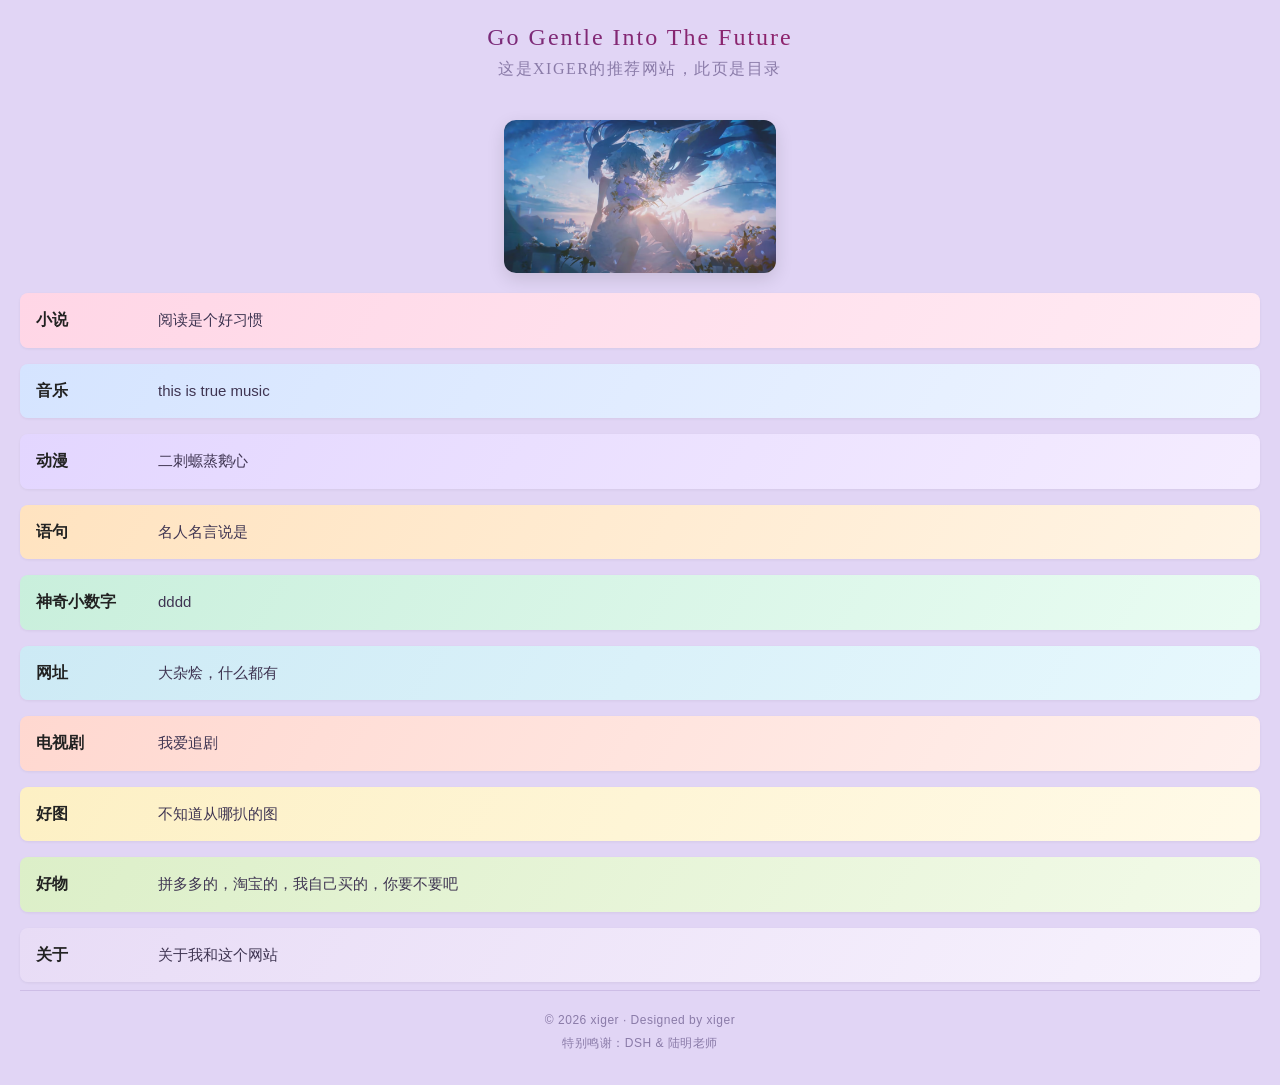
<file: index.html>
<!DOCTYPE html>
<html lang="zh-CN">
<head>
    <meta charset="UTF-8">
    <meta name="viewport" content="width=device-width, initial-scale=1.0, user-scalable=no">
    <meta http-equiv="X-UA-Compatible" content="IE=edge">
    <title>xiger</title>
    <link rel="stylesheet" href="css/base.css">
    <link rel="stylesheet" href="css/CSS.CSS">
</head>
<body>
    <header class="text-1">
        <h1 class="site-title">Go Gentle Into The Future</h1>
        <p class="site-sub">这是XIGER的推荐网站，此页是目录</p>
    </header>

    <div class="bigtu">
        <img src="tu/bigtu.avif" class="big-tu" alt="logpic">
    </div>

    <nav class="menu1">
        <a class="menu-item" href="two/xiaoshuo.html"><span class="m-title">小说</span><span class="m-desc">阅读是个好习惯</span></a>
        <a class="menu-item" href="two/yinyue.html"><span class="m-title">音乐</span><span class="m-desc">this is true music</span></a>
        <a class="menu-item" href="two/dongman.html"><span class="m-title">动漫</span><span class="m-desc">二刺螈蒸鹅心</span></a>
        <a class="menu-item" href="two/yuju.html"><span class="m-title">语句</span><span class="m-desc">名人名言说是</span></a>
        <a class="menu-item" href="two/num.html"><span class="m-title">神奇小数字</span><span class="m-desc">dddd</span></a>
        <a class="menu-item" href="two/wangzhi.html"><span class="m-title">网址</span><span class="m-desc">大杂烩，什么都有</span></a>
        <a class="menu-item" href="two/dianshiju.html"><span class="m-title">电视剧</span><span class="m-desc">我爱追剧</span></a>
        <a class="menu-item" href="two/haotu.html"><span class="m-title">好图</span><span class="m-desc">不知道从哪扒的图</span></a>
        <a class="menu-item" href="two/haowu.html"><span class="m-title">好物</span><span class="m-desc">拼多多的，淘宝的，我自己买的，你要不要吧</span></a>
        <a class="menu-item" href="two/aboutme.html"><span class="m-title">关于</span><span class="m-desc">关于我和这个网站</span></a>
    </nav>
    <footer class="site-footer">
        <p>© 2026 xiger · Designed by xiger</p>
        <p>特别鸣谢：DSH &amp; 陆明老师</p>
    </footer>
</body>
</html>
</file>
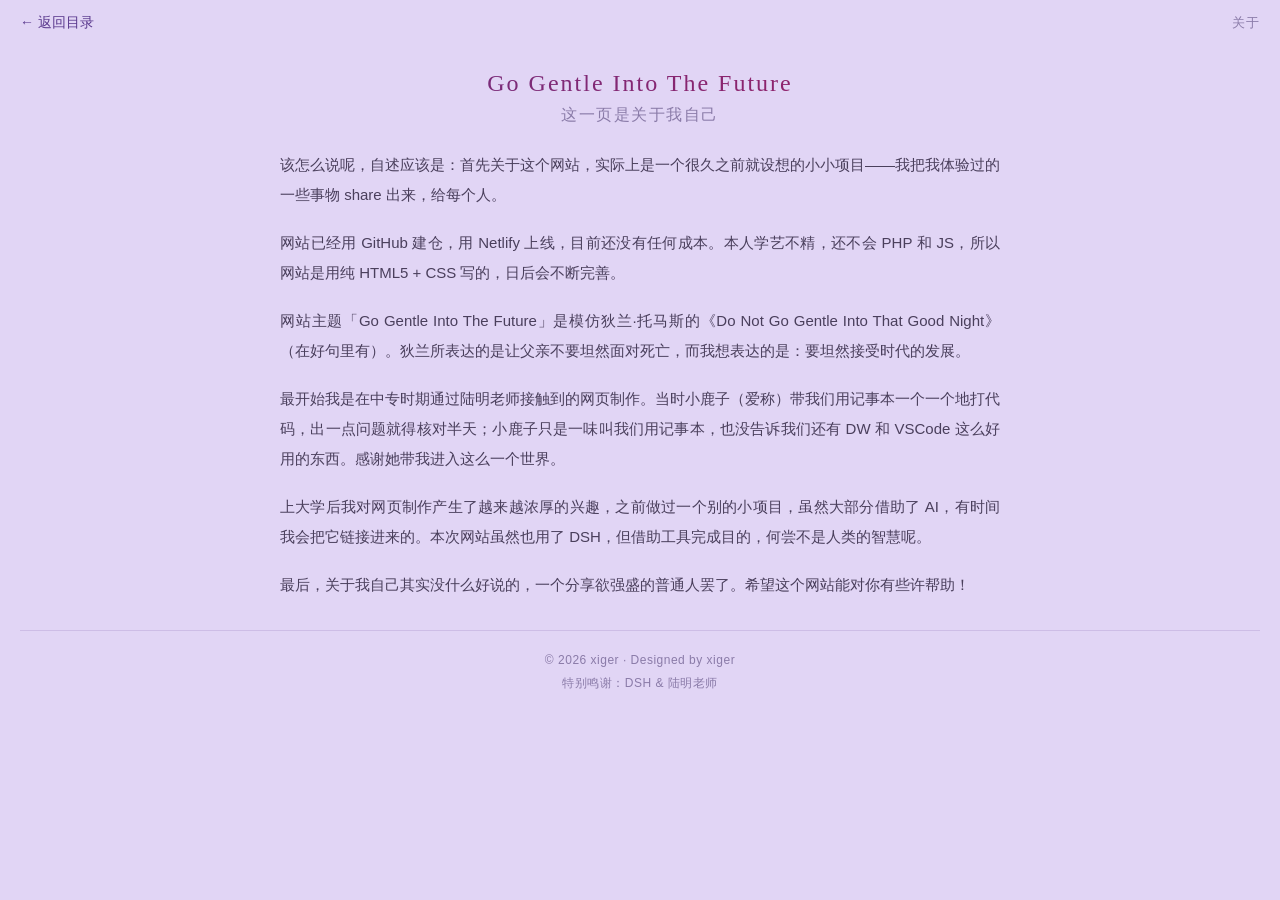
<file: two/aboutme.html>
<!DOCTYPE html>
<html lang="zh-CN">
<head>
    <meta charset="UTF-8">
    <meta name="viewport" content="width=device-width, initial-scale=1.0">
    <meta http-equiv="X-UA-Compatible" content="IE=edge">
    <title>关于 - Go Gentle Into The Future</title>
    <link rel="stylesheet" href="../css/base.css">
</head>
<body>
    <div class="topbar">
        <a class="back-link" href="../index.html">← 返回目录</a>
        <span class="page-tag">关于</span>
    </div>

    <header class="text-1">
        <h1 class="site-title">Go Gentle Into The Future</h1>
        <p class="site-sub">这一页是关于我自己</p>
    </header>

    <p class="about-text">该怎么说呢，自述应该是：首先关于这个网站，实际上是一个很久之前就设想的小小项目——我把我体验过的一些事物 share 出来，给每个人。</p>

    <p class="about-text">网站已经用 GitHub 建仓，用 Netlify 上线，目前还没有任何成本。本人学艺不精，还不会 PHP 和 JS，所以网站是用纯 HTML5 + CSS 写的，日后会不断完善。</p>

    <p class="about-text">网站主题「Go Gentle Into The Future」是模仿狄兰·托马斯的《Do Not Go Gentle Into That Good Night》（在好句里有）。狄兰所表达的是让父亲不要坦然面对死亡，而我想表达的是：要坦然接受时代的发展。</p>

    <p class="about-text">最开始我是在中专时期通过陆明老师接触到的网页制作。当时小鹿子（爱称）带我们用记事本一个一个地打代码，出一点问题就得核对半天；小鹿子只是一味叫我们用记事本，也没告诉我们还有 DW 和 VSCode 这么好用的东西。感谢她带我进入这么一个世界。</p>

    <p class="about-text">上大学后我对网页制作产生了越来越浓厚的兴趣，之前做过一个别的小项目，虽然大部分借助了 AI，有时间我会把它链接进来的。本次网站虽然也用了 DSH，但借助工具完成目的，何尝不是人类的智慧呢。</p>

    <p class="about-text">最后，关于我自己其实没什么好说的，一个分享欲强盛的普通人罢了。希望这个网站能对你有些许帮助！</p>

    <footer class="site-footer">
        <p>© 2026 xiger · Designed by xiger</p>
        <p>特别鸣谢：DSH &amp; 陆明老师</p>
    </footer>
</body>
</html>
</file>
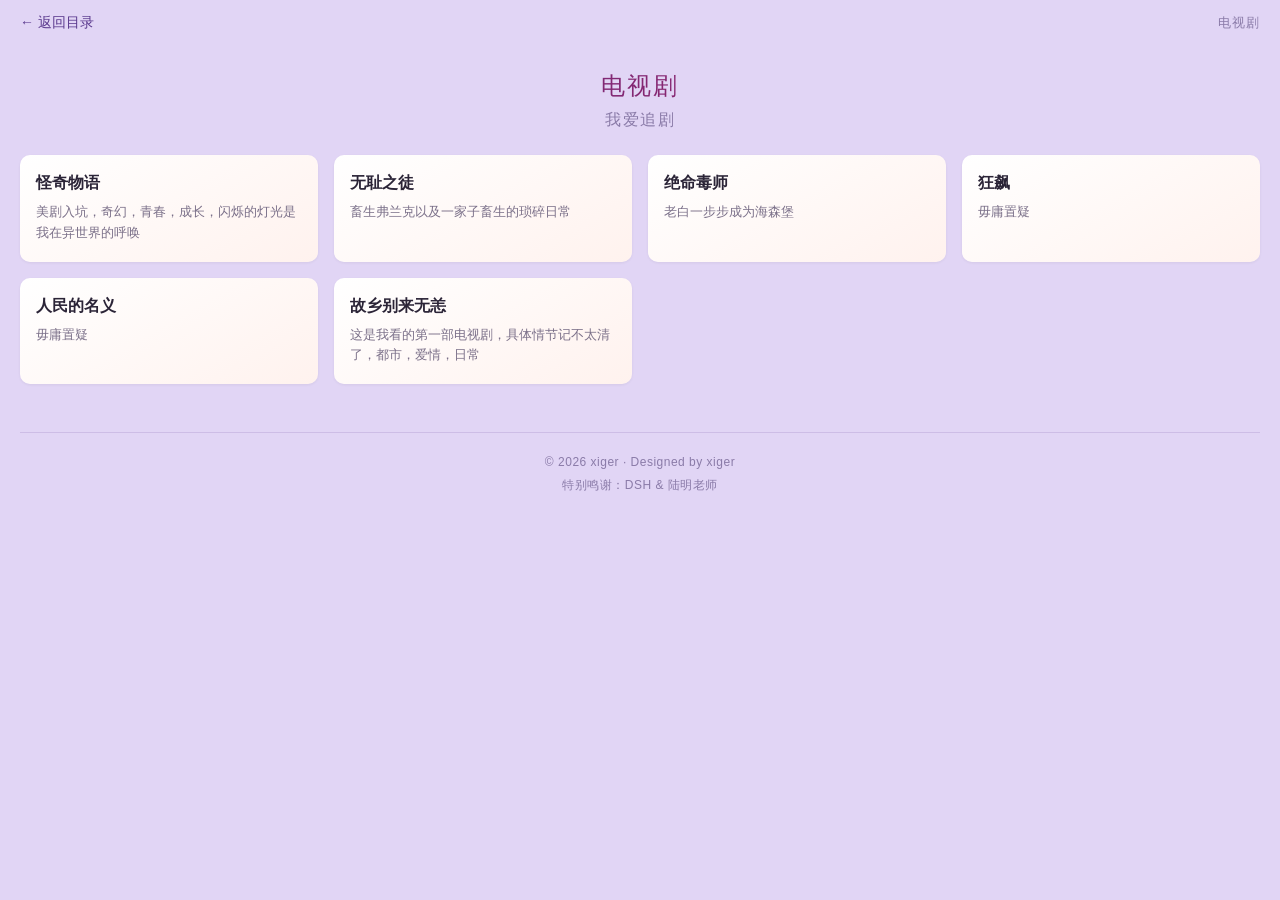
<file: two/dianshiju.html>
<!DOCTYPE html>
<html lang="zh-CN">
<head>
    <meta charset="UTF-8">
    <meta name="viewport" content="width=device-width, initial-scale=1.0">
    <title>电视剧 - xiger</title>
    <link rel="stylesheet" href="../css/base.css">
</head>
<body style="--tint: #fff2ee">
    <div class="topbar">
        <a class="back-link" href="../index.html">← 返回目录</a>
        <span class="page-tag">电视剧</span>
    </div>

    <header class="text-1">
        <h1 class="site-title">电视剧</h1>
        <p class="site-sub">我爱追剧</p>
    </header>

    <main class="cards">
        <article class="card">
            <h2 class="card-title">怪奇物语</h2>
            <p class="card-desc">美剧入坑，奇幻，青春，成长，闪烁的灯光是我在异世界的呼唤</p>
        </article>
        <article class="card">
            <h2 class="card-title">无耻之徒</h2>
            <p class="card-desc">畜生弗兰克以及一家子畜生的琐碎日常</p>
        </article>
        <article class="card">
            <h2 class="card-title">绝命毒师</h2>
            <p class="card-desc">老白一步步成为海森堡</p>
        </article>
        <article class="card">
            <h2 class="card-title">狂飙</h2>
            <p class="card-desc">毋庸置疑</p>
        </article>
        <article class="card">
            <h2 class="card-title">人民的名义</h2>
            <p class="card-desc">毋庸置疑</p>
        </article>
        <article class="card">
            <h2 class="card-title">故乡别来无恙</h2>
            <p class="card-desc">这是我看的第一部电视剧，具体情节记不太清了，都市，爱情，日常</p>
        </article>
    </main>
    <footer class="site-footer">
        <p>© 2026 xiger · Designed by xiger</p>
        <p>特别鸣谢：DSH &amp; 陆明老师</p>
    </footer>
</body>
</html>
</file>
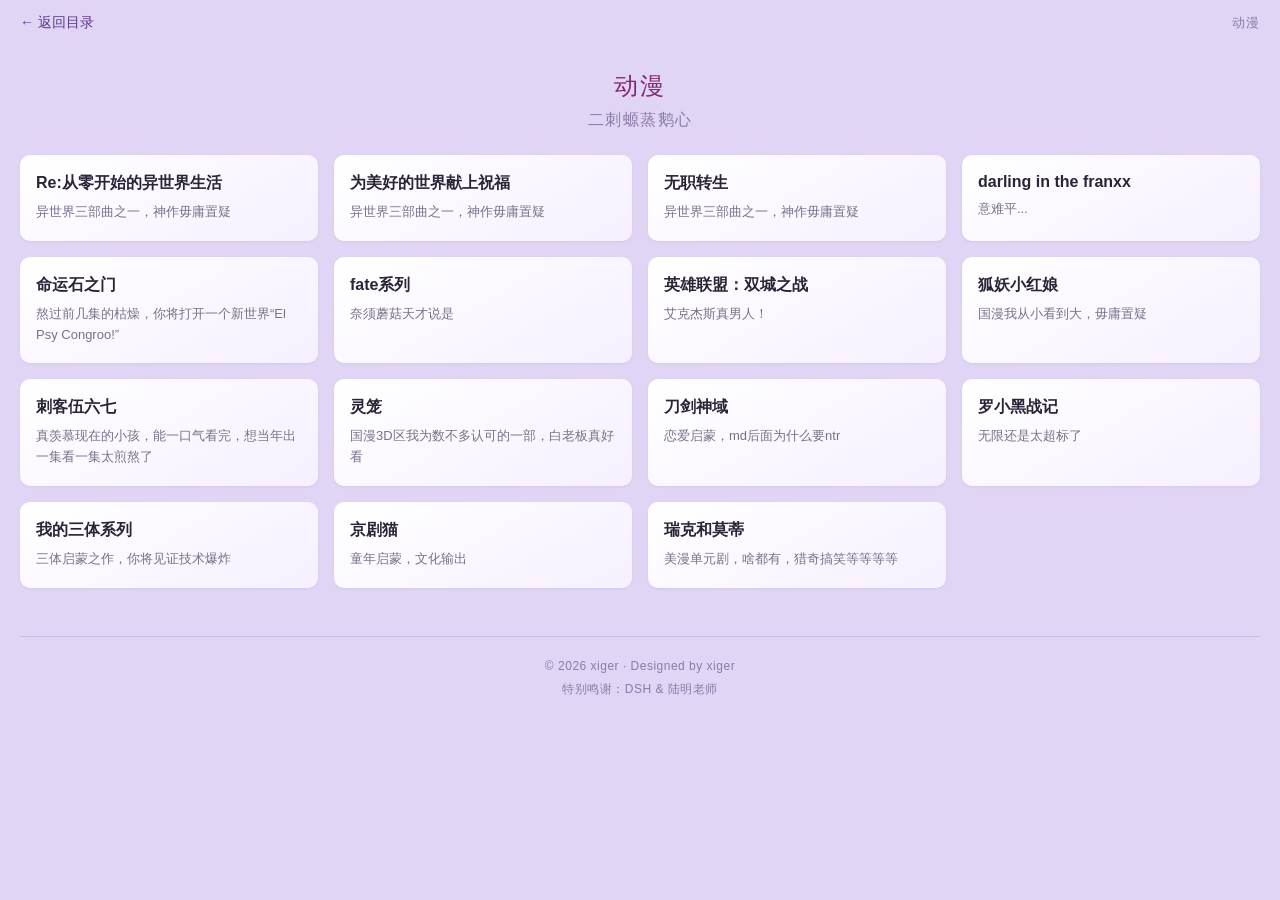
<file: two/dongman.html>
<!DOCTYPE html>
<html lang="zh-CN">
<head>
    <meta charset="UTF-8">
    <meta name="viewport" content="width=device-width, initial-scale=1.0">
    <title>动漫 - xiger</title>
    <link rel="stylesheet" href="../css/base.css">
</head>
<body style="--tint: #f6f0ff">
    <div class="topbar">
        <a class="back-link" href="../index.html">← 返回目录</a>
        <span class="page-tag">动漫</span>
    </div>

    <header class="text-1">
        <h1 class="site-title">动漫</h1>
        <p class="site-sub">二刺螈蒸鹅心</p>
    </header>

    <main class="cards">
        <article class="card">
            <h2 class="card-title">Re:从零开始的异世界生活</h2>
            <p class="card-desc">异世界三部曲之一，神作毋庸置疑</p>
        </article>
        <article class="card">
            <h2 class="card-title">为美好的世界献上祝福</h2>
            <p class="card-desc">异世界三部曲之一，神作毋庸置疑</p>
        </article>
        <article class="card">
            <h2 class="card-title">无职转生</h2>
            <p class="card-desc">异世界三部曲之一，神作毋庸置疑</p>
        </article>
        <article class="card">
            <h2 class="card-title">darling in the franxx</h2>
            <p class="card-desc">意难平...</p>
        </article>
         <article class="card">
            <h2 class="card-title">命运石之门</h2>
            <p class="card-desc">熬过前几集的枯燥，你将打开一个新世界“El Psy Congroo!”</p>
        </article>
        <article class="card">
            <h2 class="card-title">fate系列</h2>
            <p class="card-desc">奈须蘑菇天才说是</p>
        </article>
        <article class="card">
            <h2 class="card-title">英雄联盟：双城之战</h2>
            <p class="card-desc">艾克杰斯真男人！</p>
        </article>
        <article class="card">
            <h2 class="card-title">狐妖小红娘</h2>
            <p class="card-desc">国漫我从小看到大，毋庸置疑</p>
        </article>
        <article class="card">
            <h2 class="card-title">刺客伍六七</h2>
            <p class="card-desc">真羡慕现在的小孩，能一口气看完，想当年出一集看一集太煎熬了</p>
        </article>
        <article class="card">
            <h2 class="card-title">灵笼</h2>
            <p class="card-desc">国漫3D区我为数不多认可的一部，白老板真好看</p>
        </article>
        <article class="card">
            <h2 class="card-title">刀剑神域</h2>
            <p class="card-desc">恋爱启蒙，md后面为什么要ntr</p>
        </article>
        <article class="card">
            <h2 class="card-title">罗小黑战记</h2>
            <p class="card-desc">无限还是太超标了</p>
        </article>
        <article class="card">
            <h2 class="card-title">我的三体系列</h2>
            <p class="card-desc">三体启蒙之作，你将见证技术爆炸</p>
        </article>
        <article class="card">
            <h2 class="card-title">京剧猫</h2>
            <p class="card-desc">童年启蒙，文化输出</p>
        </article>
        <article class="card">
            <h2 class="card-title">瑞克和莫蒂</h2>
            <p class="card-desc">美漫单元剧，啥都有，猎奇搞笑等等等等</p>
        </article>
    </main>
    <footer class="site-footer">
        <p>© 2026 xiger · Designed by xiger</p>
        <p>特别鸣谢：DSH &amp; 陆明老师</p>
    </footer>
</body>
</html>
</file>
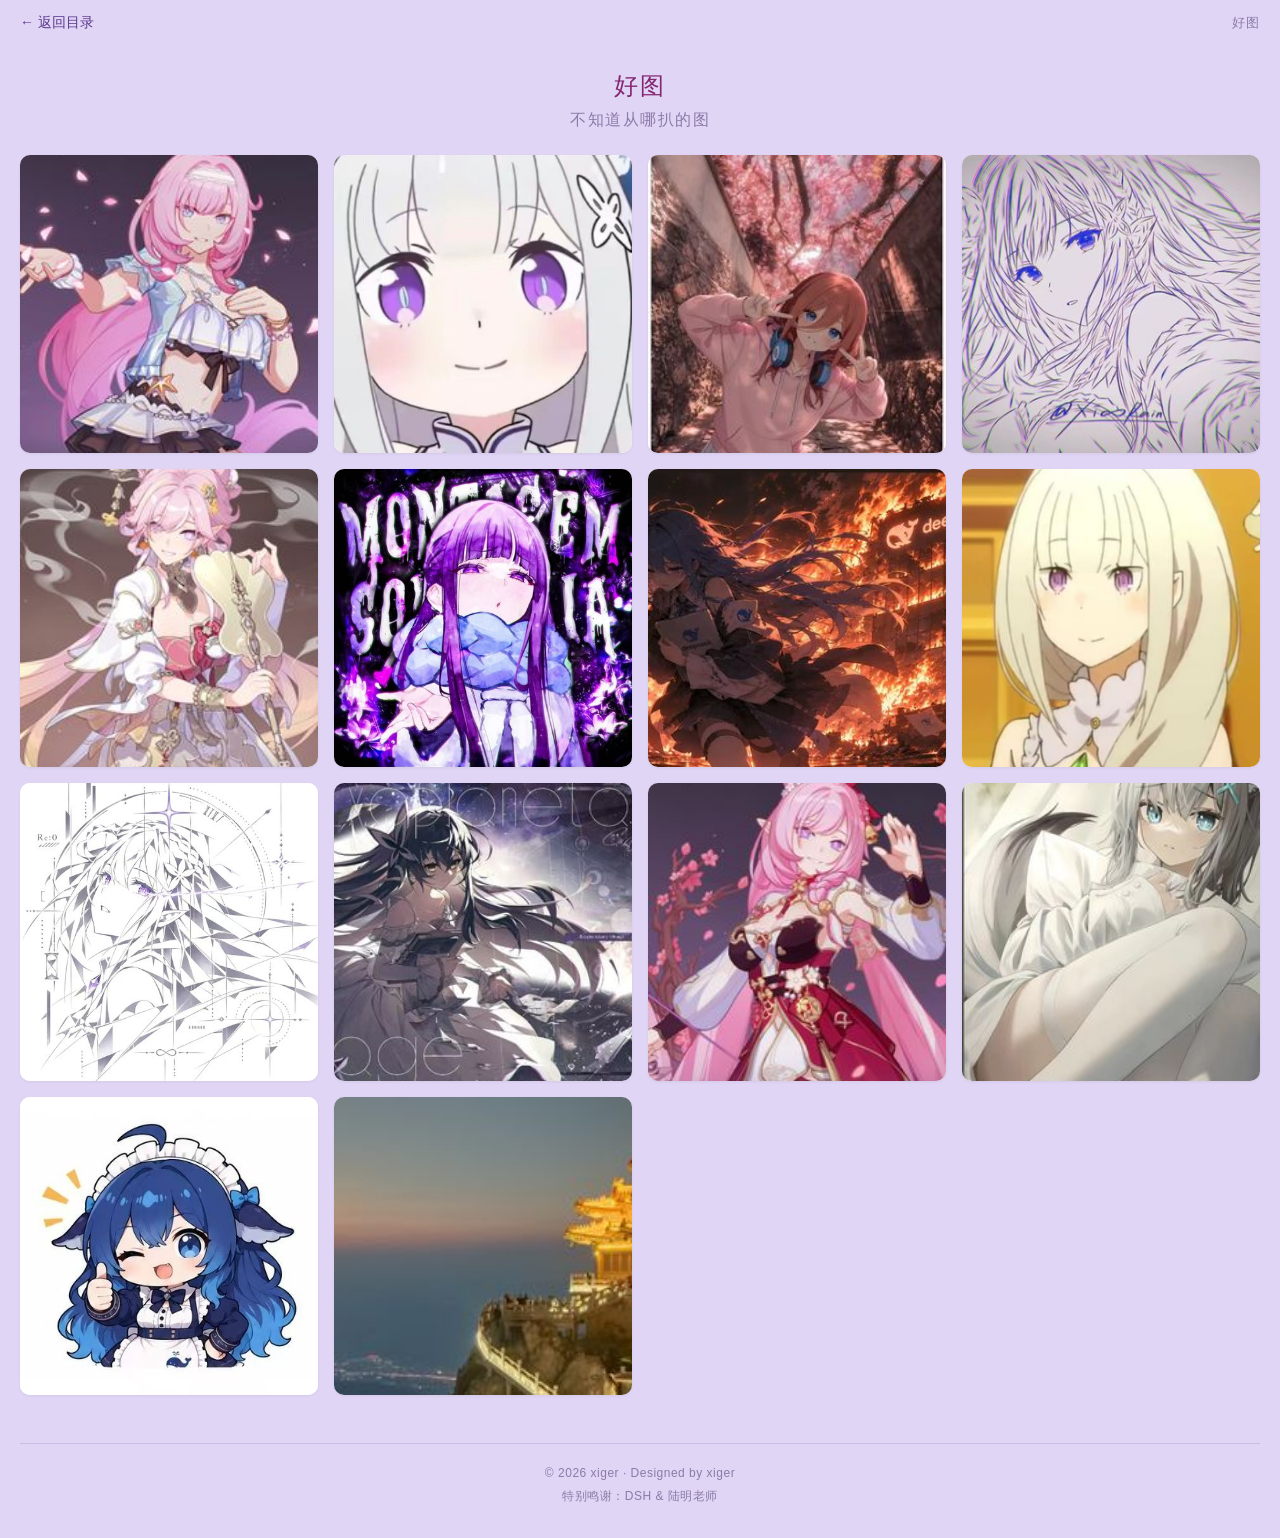
<file: two/haotu.html>
<!DOCTYPE html>
<html lang="zh-CN">
<head>
    <meta charset="UTF-8">
    <meta name="viewport" content="width=device-width, initial-scale=1.0">
    <title>好图 - xiger</title>
    <link rel="stylesheet" href="../css/base.css">
    <link rel="stylesheet" href="../css/cssht.css">
</head>
<body style="--tint: #fffbe8">
    <div class="topbar">
        <a class="back-link" href="../index.html">← 返回目录</a>
        <span class="page-tag">好图</span>
    </div>

    <header class="text-1">
        <h1 class="site-title">好图</h1>
        <p class="site-sub">不知道从哪扒的图</p>
    </header>

    <main class="cards">
        <button class="card pic" type="button" data-full="../tu/tu1.jpg" data-name="tu1.jpg">
            <img src="../tu/thumbs/tu1.jpg" alt="好图 1" loading="lazy">
        </button>
        <button class="card pic" type="button" data-full="../tu/tu2.jpg" data-name="tu2.jpg">
            <img src="../tu/thumbs/tu2.jpg" alt="好图 2" loading="lazy">
        </button>
        <button class="card pic" type="button" data-full="../tu/tu3.jpg" data-name="tu3.jpg">
            <img src="../tu/thumbs/tu3.jpg" alt="好图 3" loading="lazy">
        </button>
        <button class="card pic" type="button" data-full="../tu/tu4.jpg" data-name="tu4.jpg">
            <img src="../tu/thumbs/tu4.jpg" alt="好图 4" loading="lazy">
        </button>
        <button class="card pic" type="button" data-full="../tu/tu5.jpg" data-name="tu5.jpg">
            <img src="../tu/thumbs/tu5.jpg" alt="好图 5" loading="lazy">
        </button>
        <button class="card pic" type="button" data-full="../tu/tu6.jpg" data-name="tu6.jpg">
            <img src="../tu/thumbs/tu6.jpg" alt="好图 6" loading="lazy">
        </button>
        <button class="card pic" type="button" data-full="../tu/tu7.jpg" data-name="tu7.jpg">
            <img src="../tu/thumbs/tu7.jpg" alt="好图 7" loading="lazy">
        </button>
        <button class="card pic" type="button" data-full="../tu/tu8.jpg" data-name="tu8.jpg">
            <img src="../tu/thumbs/tu8.jpg" alt="好图 8" loading="lazy">
        </button>
        <button class="card pic" type="button" data-full="../tu/tu9.jpg" data-name="tu9.jpg">
            <img src="../tu/thumbs/tu9.jpg" alt="好图 9" loading="lazy">
        </button>
        <button class="card pic" type="button" data-full="../tu/tu10.jpg" data-name="tu10.jpg">
            <img src="../tu/thumbs/tu10.jpg" alt="好图 10" loading="lazy">
        </button>
        <button class="card pic" type="button" data-full="../tu/tu11.jpg" data-name="tu11.jpg">
            <img src="../tu/thumbs/tu11.jpg" alt="好图 11" loading="lazy">
        </button>
        <button class="card pic" type="button" data-full="../tu/tu12.jpg" data-name="tu12.jpg">
            <img src="../tu/thumbs/tu12.jpg" alt="好图 12" loading="lazy">
        </button>
        <button class="card pic" type="button" data-full="../tu/tu13.jpg" data-name="tu13.jpg">
            <img src="../tu/thumbs/tu13.jpg" alt="好图 13" loading="lazy">
        </button>
        <button class="card pic" type="button" data-full="../tu/tu14.jpg" data-name="tu14.jpg">
            <img src="../tu/thumbs/tu14.jpg" alt="好图 14" loading="lazy">
        </button>
    </main>

    <div class="lightbox" id="lightbox" tabindex="-1" hidden>
        <button class="lb-close" type="button" aria-label="关闭">×</button>
        <img class="lb-img" alt="">
        <div class="lb-bar">
            <a class="lb-download" href="#" download>下载原图</a>
        </div>
    </div>

    <script>
    (function () {
        var box = document.getElementById('lightbox');
        var big = box.querySelector('.lb-img');
        var link = box.querySelector('.lb-download');
        var closeBtn = box.querySelector('.lb-close');
        var lastFocus = null;

        function open(btn) {
            var full = btn.getAttribute('data-full');
            big.src = full;
            link.href = full;
            link.setAttribute('download', btn.getAttribute('data-name'));
            box.hidden = false;
            document.body.classList.add('lb-open');
            lastFocus = btn;
            box.focus();
        }

        function close() {
            box.hidden = true;
            document.body.classList.remove('lb-open');
            big.removeAttribute('src');
            if (lastFocus) {
                lastFocus.focus();
            }
        }

        Array.prototype.forEach.call(document.querySelectorAll('.pic'), function (btn) {
            btn.addEventListener('click', function () { open(btn); });
        });

        closeBtn.addEventListener('click', close);
        box.addEventListener('click', function (e) {
            if (e.target === box) {
                close();
            }
        });
        document.addEventListener('keydown', function (e) {
            if (e.key === 'Escape' && !box.hidden) {
                close();
            }
        });
    }());
    </script>
    <footer class="site-footer">
        <p>© 2026 xiger · Designed by xiger</p>
        <p>特别鸣谢：DSH &amp; 陆明老师</p>
    </footer>
</body>
</html>
</file>
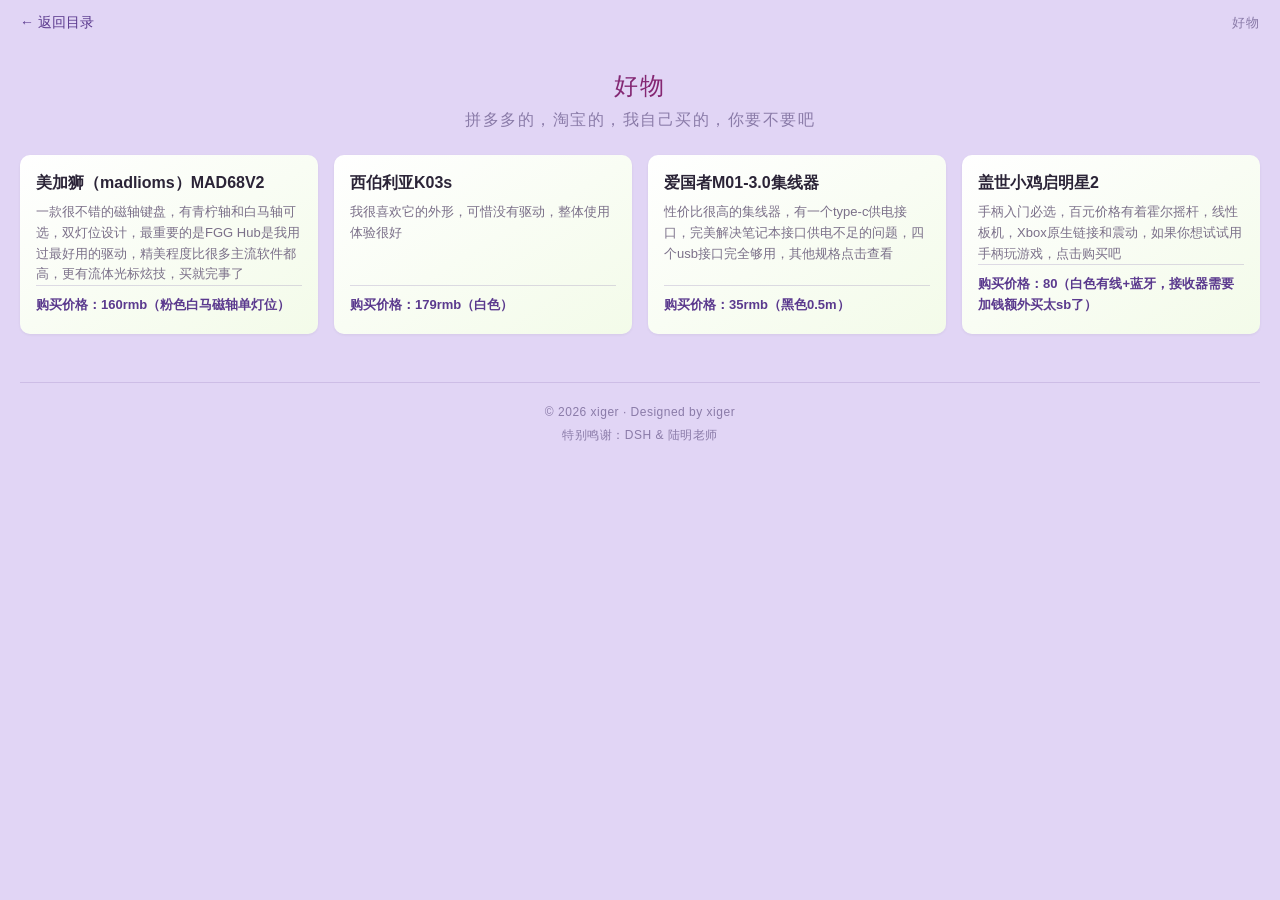
<file: two/haowu.html>
<!DOCTYPE html>
<html lang="zh-CN">
<head>
    <meta charset="UTF-8">
    <meta name="viewport" content="width=device-width, initial-scale=1.0">
    <title>好物 - xiger</title>
    <link rel="stylesheet" href="../css/base.css">
</head>
<body style="--tint: #f3fbe9">
    <div class="topbar">
        <a class="back-link" href="../index.html">← 返回目录</a>
        <span class="page-tag">好物</span>
    </div>

    <header class="text-1">
        <h1 class="site-title">好物</h1>
        <p class="site-sub">拼多多的，淘宝的，我自己买的，你要不要吧</p>
    </header>

    <main class="cards">
        <a class="card" href="https://re.jd.com/search?keyword=%E7%BE%8E%E5%8A%A0%E7%8B%AEmad68v2&ad_od=3&traffic_source=1004&re_dcp=202m0QjIIg%3D%3D&bd_vid=nH0zPHDvP1D4PWfYnjc3njnvPjFxnWcdg17xnH0s&cu=true&utm_source=baidu-search&utm_medium=cpc&utm_campaign=t_262767352_baidusearch&utm_term=304792146367_0_41054d26e086c8b0f547c1aeee495625">
            <h2 class="card-title">美加狮（madlioms）MAD68V2</h2>
            <p class="card-desc">一款很不错的磁轴键盘，有青柠轴和白马轴可选，双灯位设计，最重要的是FGG Hub是我用过最好用的驱动，精美程度比很多主流软件都高，更有流体光标炫技，买就完事了</p>
            <p class="card-price">购买价格：160rmb（粉色白马磁轴单灯位）</p>
        </a>
        <a class="card" href="https://re.jd.com/search?keyword=%E8%A5%BF%E4%BC%AF%E5%88%A9%E4%BA%9Ak03s&ad_od=3&traffic_source=1004&re_dcp=202m0QjIIg%3D%3D&bd_vid=nHTYnHc3PjfvrHfznW0dn103n17xnWcdg17xnH0s&cu=true&utm_source=baidu-search&utm_medium=cpc&utm_campaign=t_262767352_baidusearch&utm_term=304792146367_0_463700b448947c55cdfc76dab24b1ef7">
            <h2 class="card-title">西伯利亚K03s</h2>
            <p class="card-desc">我很喜欢它的外形，可惜没有驱动，整体使用体验很好</p>
            <p class="card-price">购买价格：179rmb（白色）</p>
        </a>
        <a class="card" href="https://re.jd.com/search?keyword=%E7%88%B1%E5%9B%BD%E8%80%85%E9%9B%86%E7%BA%BF%E5%99%A8&ad_od=3&traffic_source=1004&re_dcp=202m0QjIIg%3D%3D&bd_vid=nHTYnHc3PjfvrHfznW0dn103n17xnWcdg17xnH0s&cu=true&utm_source=baidu-search&utm_medium=cpc&utm_campaign=t_262767352_baidusearch&utm_term=304792146367_0_463700b448947c55cdfc76dab24b1ef7">
            <h2 class="card-title">爱国者M01-3.0集线器</h2>
            <p class="card-desc">性价比很高的集线器，有一个type-c供电接口，完美解决笔记本接口供电不足的问题，四个usb接口完全够用，其他规格点击查看</p>
            <p class="card-price">购买价格：35rmb（黑色0.5m）</p>
        </a>
        <a class="card" href="https://re.jd.com/search?keyword=%E7%9B%96%E4%B8%96%E5%B0%8F%E9%B8%A1%E5%90%AF%E6%98%8E%E6%98%9F2&ad_od=3&traffic_source=1004&re_dcp=202m0QjIIg%3D%3D&bd_vid=nHTYnHc3PjfvrHfznW0dn103n17xnWcdg17xnH0s&cu=true&utm_source=baidu-search&utm_medium=cpc&utm_campaign=t_262767352_baidusearch&utm_term=304792146367_0_463700b448947c55cdfc76dab24b1ef7">
            <h2 class="card-title">盖世小鸡启明星2</h2>
            <p class="card-desc">手柄入门必选，百元价格有着霍尔摇杆，线性板机，Xbox原生链接和震动，如果你想试试用手柄玩游戏，点击购买吧</p>
            <p class="card-price">购买价格：80（白色有线+蓝牙，接收器需要加钱额外买太sb了）</p>
        </a>
    </main>
    <footer class="site-footer">
        <p>© 2026 xiger · Designed by xiger</p>
        <p>特别鸣谢：DSH &amp; 陆明老师</p>
    </footer>
</body>
</html>
</file>
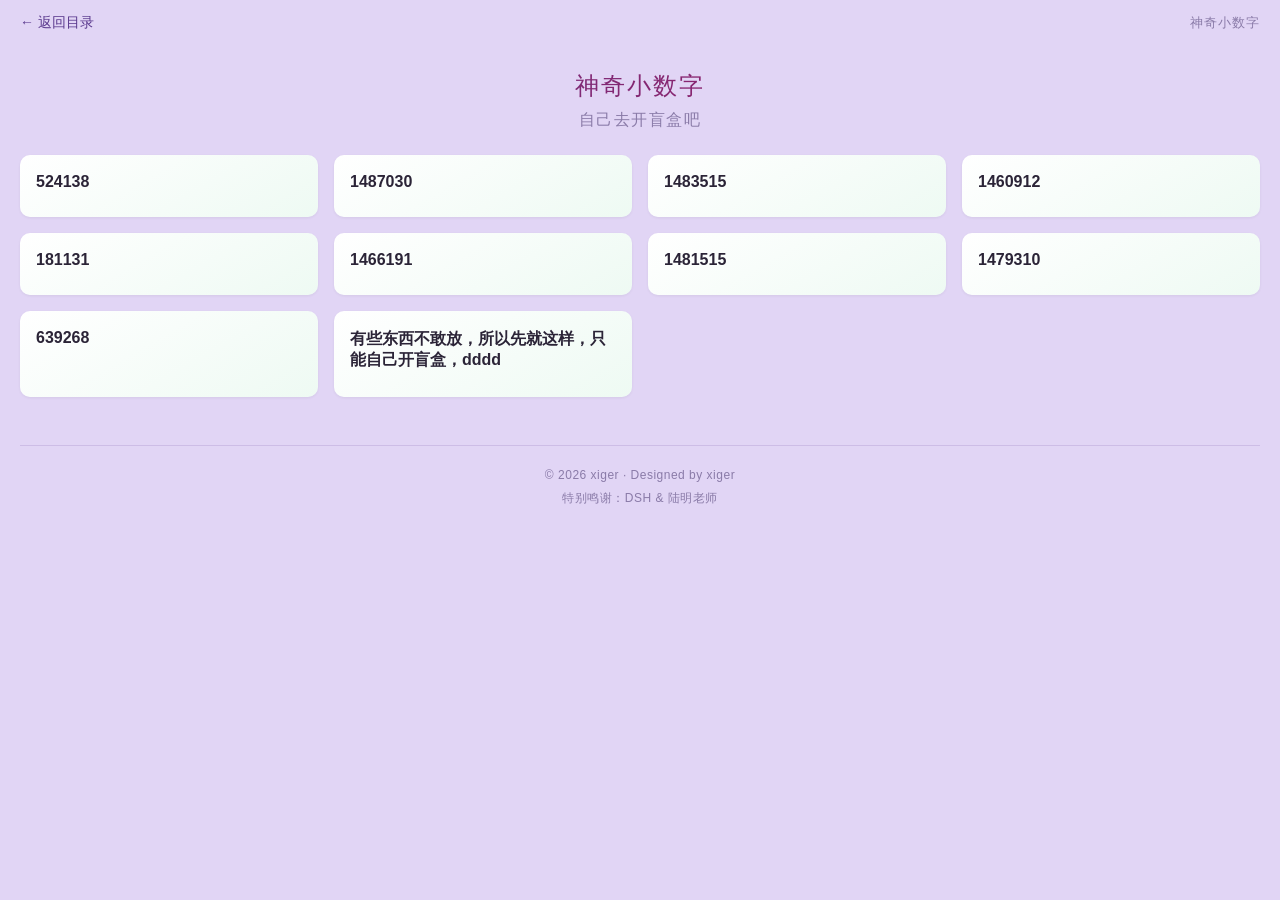
<file: two/num.html>
<!DOCTYPE html>
<html lang="zh-CN">
<head>
    <meta charset="UTF-8">
    <meta name="viewport" content="width=device-width, initial-scale=1.0">
    <title>神奇小数字 - xiger</title>
    <link rel="stylesheet" href="../css/base.css">
</head>
<body style="--tint: #eefaf3">
    <div class="topbar">
        <a class="back-link" href="../index.html">← 返回目录</a>
        <span class="page-tag">神奇小数字</span>
    </div>

    <header class="text-1">
        <h1 class="site-title">神奇小数字</h1>
        <p class="site-sub">自己去开盲盒吧</p>
    </header>

    <main class="cards">
        <article class="card">
            <h2 class="card-title">524138</h2>
            
        </article>
        <article class="card">
            <h2 class="card-title">1487030</h2>
            
        </article>
        <article class="card">
            <h2 class="card-title">1483515</h2>
           
        </article>
        <article class="card">
            <h2 class="card-title">1460912</h2>
        </article>
                <article class="card">
            <h2 class="card-title">181131</h2>
        </article>
                <article class="card">
            <h2 class="card-title">1466191</h2>
        </article>
                <article class="card">
            <h2 class="card-title">1481515</h2>
        </article>
                <article class="card">
            <h2 class="card-title">1479310</h2>
        </article>
                <article class="card">
            <h2 class="card-title">639268</h2>
        </article>
                <article class="card">
            <h2 class="card-title">有些东西不敢放，所以先就这样，只能自己开盲盒，dddd</h2>
        </article>
    </main>
    <footer class="site-footer">
        <p>© 2026 xiger · Designed by xiger</p>
        <p>特别鸣谢：DSH &amp; 陆明老师</p>
    </footer>
</body>
</html>
</file>
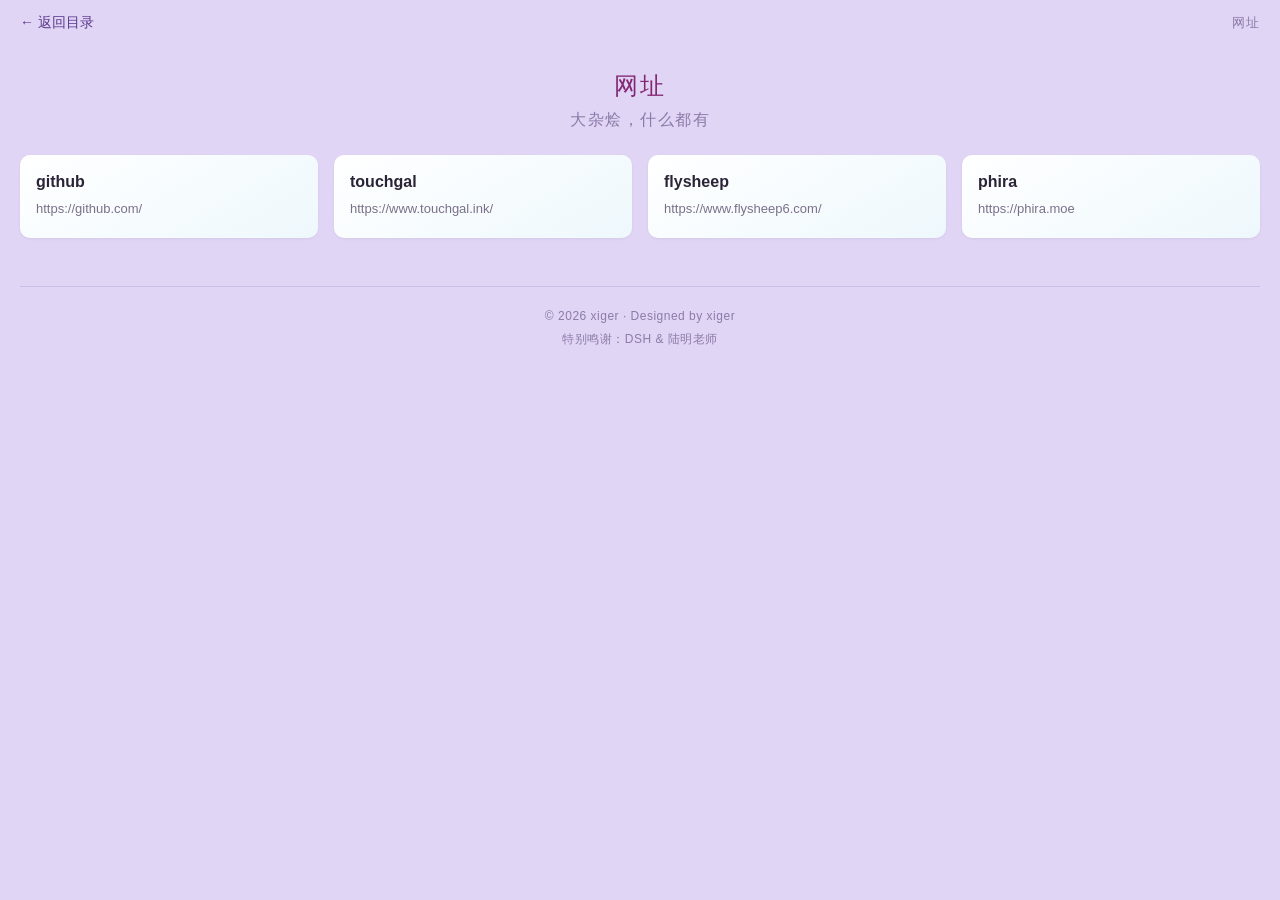
<file: two/wangzhi.html>
<!DOCTYPE html>
<html lang="zh-CN">
<head>
    <meta charset="UTF-8">
    <meta name="viewport" content="width=device-width, initial-scale=1.0">
    <title>网址 - xiger</title>
    <link rel="stylesheet" href="../css/base.css">
</head>
<body style="--tint: #eef8fc">
    <div class="topbar">
        <a class="back-link" href="../index.html">← 返回目录</a>
        <span class="page-tag">网址</span>
    </div>

    <header class="text-1">
        <h1 class="site-title">网址</h1>
        <p class="site-sub">大杂烩，什么都有</p>
    </header>

    <main class="cards">
        <a class="card" href="https://github.com/" target="_blank" rel="noopener">
            <h2 class="card-title">github</h2>
            <p class="card-desc">https://github.com/</p>
        </a>
        <a class="card" href="https://www.touchgal.ink/" target="_blank" rel="noopener">
            <h2 class="card-title">touchgal</h2>
            <p class="card-desc">https://www.touchgal.ink/</p>
        </a>
        <a class="card" href="https://www.flysheep6.com/" target="_blank" rel="noopener">
            <h2 class="card-title">flysheep</h2>
            <p class="card-desc">https://www.flysheep6.com/</p>
        </a>
        <a class="card" href="https://phira.moe" target="_blank" rel="noopener">
            <h2 class="card-title">phira</h2>
            <p class="card-desc">https://phira.moe</p>
        </a>
    </main>
    <footer class="site-footer">
        <p>© 2026 xiger · Designed by xiger</p>
        <p>特别鸣谢：DSH &amp; 陆明老师</p>
    </footer>
</body>
</html>
</file>
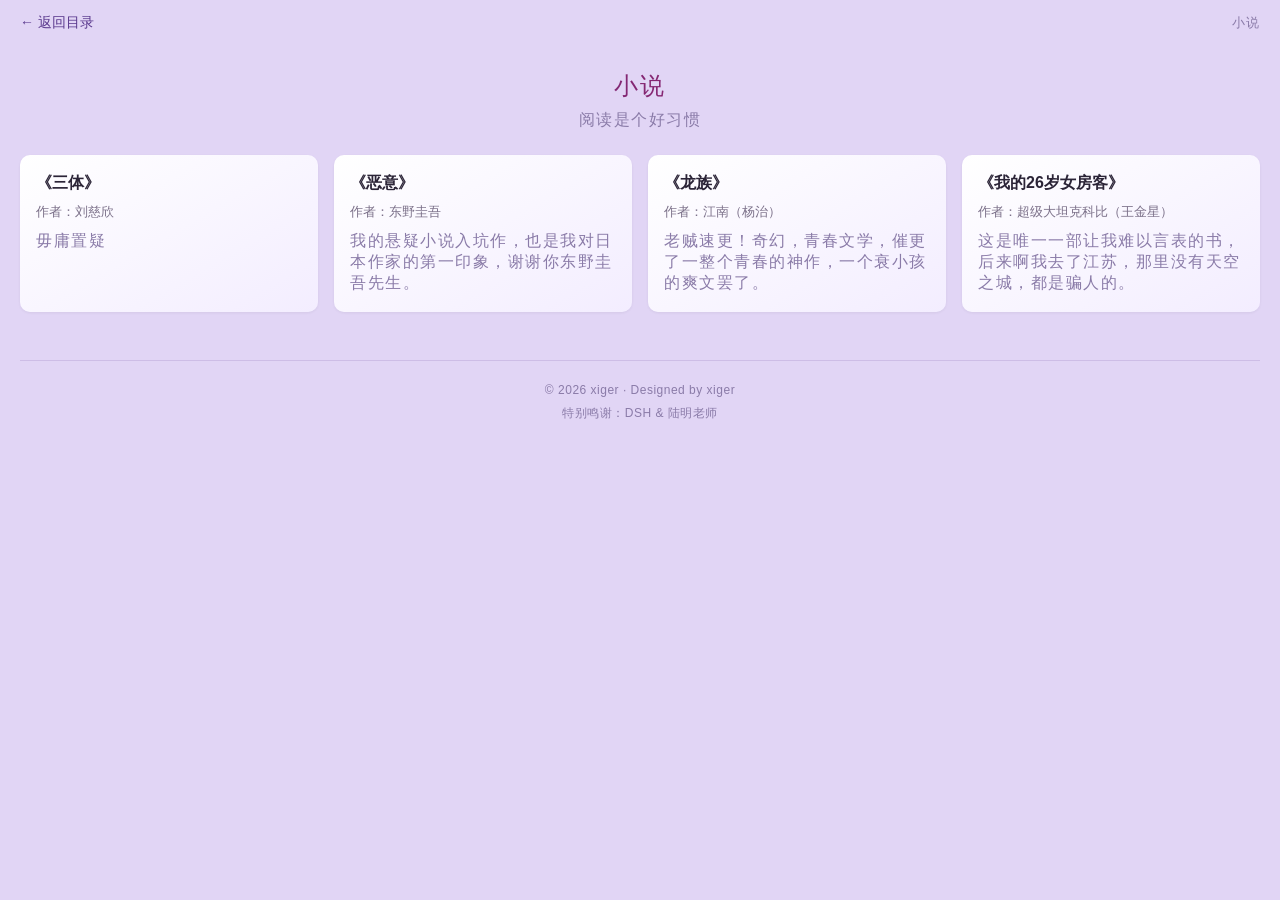
<file: two/xiaoshuo.html>
<!DOCTYPE html>
<html lang="zh-CN">
<head>
    <meta charset="UTF-8">
    <meta name="viewport" content="width=device-width, initial-scale=1.0">
    <title>小说 - xiger</title>
    <link rel="stylesheet" href="../css/base.css">
</head>
<body style="--tint: #f3edff">
    <div class="topbar">
        <a class="back-link" href="../index.html">← 返回目录</a>
        <span class="page-tag">小说</span>
    </div>

    <header class="text-1">
        <h1 class="site-title">小说</h1>
        <p class="site-sub">阅读是个好习惯</p>
    </header>

    <main class="cards">
        <a class="card" href="https://fanqienovel.com/page/6983938353934634020?enter_from=search" target="_blank" rel="noopener">
            <h2 class="card-title">《三体》</h2>
            <p class="card-desc">作者：刘慈欣</p>
            <p class="site-sub">毋庸置疑</p>
        </a>
        <article class="card no-link" role="button" tabindex="0">
            <h2 class="card-title">《恶意》</h2>
            <p class="card-desc">作者：东野圭吾</p>
            <p class="site-sub">我的悬疑小说入坑作，也是我对日本作家的第一印象，谢谢你东野圭吾先生。</p>
        </article>
        <article class="card no-link" role="button" tabindex="0">
            <h2 class="card-title">《龙族》</h2>
            <p class="card-desc">作者：江南（杨治）</p>
            <p class="site-sub">老贼速更！奇幻，青春文学，催更了一整个青春的神作，一个衰小孩的爽文罢了。</p>
        </article>
        <a class="card" href="https://fanqienovel.com/page/6569997839437401101?enter_from=search" target="_blank" rel="noopener">
            <h2 class="card-title">《我的26岁女房客》</h2>
            <p class="card-desc">作者：超级大坦克科比（王金星）</p>
            <p class="site-sub">这是唯一一部让我难以言表的书，后来啊我去了江苏，那里没有天空之城，都是骗人的。</p>
        </a>
    </main>

    <div class="tip" id="tip" role="status" aria-live="polite"></div>

    <script>
        (function () {
            var tip = document.getElementById('tip');
            var timer = null;

            function show(text) {
                tip.textContent = text;
                tip.classList.add('show');
                clearTimeout(timer);
                timer = setTimeout(function () {
                    tip.classList.remove('show');
                }, 2000);
            }

            Array.prototype.forEach.call(document.querySelectorAll('.no-link'), function (card) {
                card.addEventListener('click', function () {
                    show('暂无链接，去其他渠道看看吧');
                });
                card.addEventListener('keydown', function (e) {
                    if (e.key === 'Enter' || e.key === ' ') {
                        e.preventDefault();
                        show('暂无链接，去其他渠道看看吧');
                    }
                });
            });
        })();
    </script>
    <footer class="site-footer">
        <p>© 2026 xiger · Designed by xiger</p>
        <p>特别鸣谢：DSH &amp; 陆明老师</p>
    </footer>
</body>
</html>
</file>
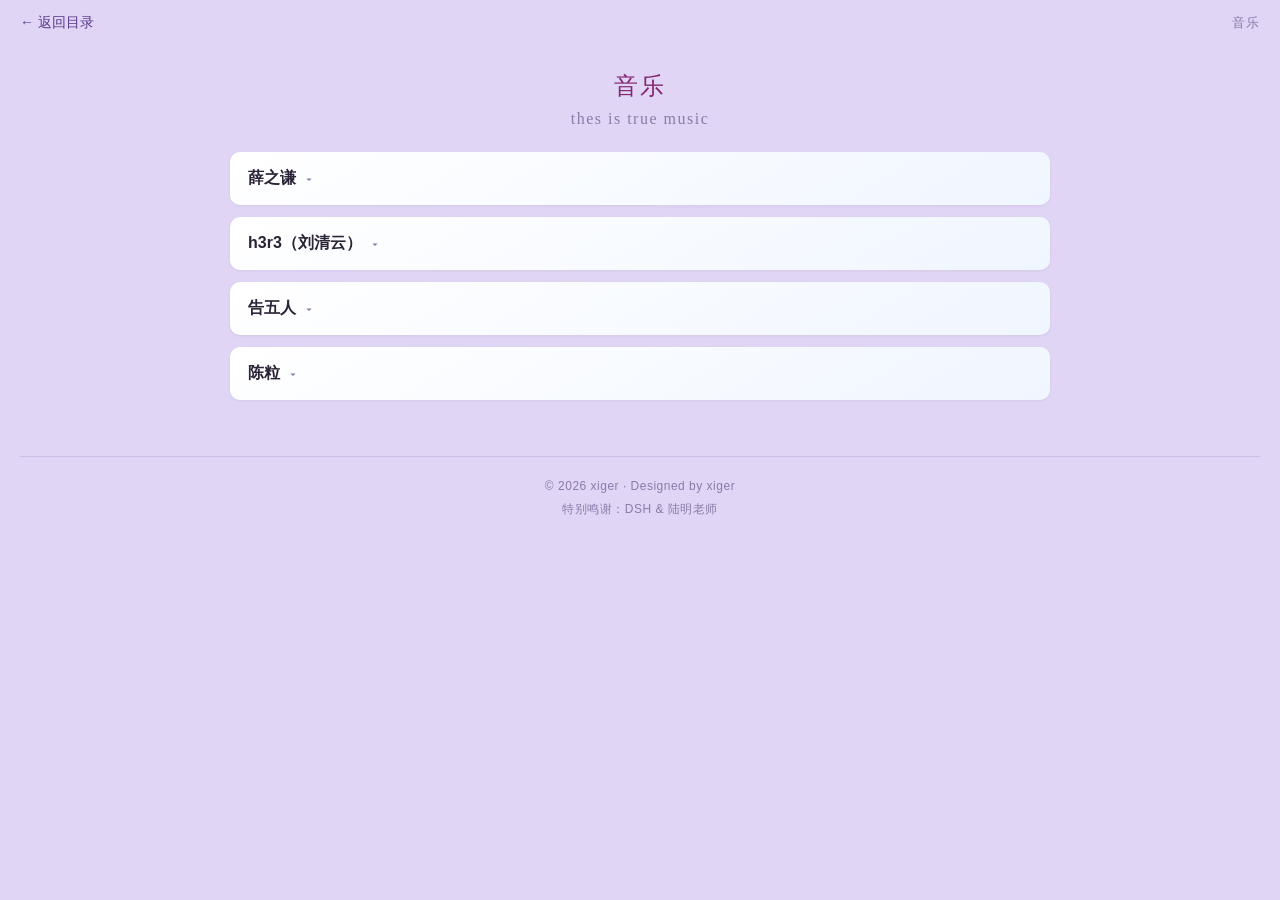
<file: two/yinyue.html>
<!DOCTYPE html>
<html lang="zh-CN">
<head>
    <meta charset="UTF-8">
    <meta name="viewport" content="width=device-width, initial-scale=1.0">
    <title>音乐 - xiger</title>
    <link rel="stylesheet" href="../css/base.css">
    <link rel="stylesheet" href="../css/cssyy.css">
</head>
<body style="--tint: #f0f6ff">
    <div class="topbar">
        <a class="back-link" href="../index.html">← 返回目录</a>
        <span class="page-tag">音乐</span>
    </div>

    <header class="text-1">
        <h1 class="site-title">音乐</h1>
        <p class="site-sub">thes is true music</p>
    </header>

    <main class="artists">
        <section class="artist">
            <button class="artist-head" type="button" aria-expanded="false">
                <span class="artist-name">薛之谦</span>
                <span class="chev">▾</span>
            </button>
            <div class="artist-body">
                <div class="artist-inner">
                    <ul class="song-list">
                        <li><a href="https://music.163.com/song?id=1907820140" target="_blank" rel="noopener">洛城</a></li>
                        <li><a href="https://music.163.com/song?id=1808157402" target="_blank" rel="noopener">潘金莲</a></li>
                        <li><a href="https://music.163.com/song?id=169156" target="_blank" rel="noopener">我的雅典娜</a></li>
                        <li><a href="https://music.163.com/song?id=169198" target="_blank" rel="noopener">传说</a></li>
                        <li><a href="https://music.163.com/song?id=27955658" target="_blank" rel="noopener">方圆几里</a></li>
                        <li><a href="https://music.163.com/song?id=1374056687" target="_blank" rel="noopener">病态</a></li>
                        <li><a href="https://music.163.com/song?id=3375826417" target="_blank" rel="noopener">人字拖</a></li>
                        <li><a href="https://music.163.com/song?id=443277013" target="_blank" rel="noopener">火星人来过</a></li>
                        <li><a href="https://music.163.com/song?id=2726242405" target="_blank" rel="noopener">跃</a></li>
                        <li><a href="https://music.163.com/song?id=1982704623" target="_blank" rel="noopener">守候</a></li>
                        <li><a href="https://music.163.com/song?id=3407451664" target="_blank" rel="noopener">媚人</a></li>
                        <li><a href="https://music.163.com/song?id=474567044" target="_blank" rel="noopener">我害怕</a></li>
                        <li><a href="https://music.163.com/song?id=520458481" target="_blank" rel="noopener">背过手</a></li>
                        <li><a href="https://music.163.com/song?id=415792881" target="_blank" rel="noopener">刚刚好</a></li>
                        <li><a href="https://music.163.com/song?id=1954420092" target="_blank" rel="noopener">可</a></li>
                        <li><a href="https://music.163.com/song?id=1808053189" target="_blank" rel="noopener">迟迟</a></li>
                        <li><a href="https://music.163.com/song?id=2747836950" target="_blank" rel="noopener">霸王别姬</a></li>
                        <li><a href="https://music.163.com/song?id=2758218600" target="_blank" rel="noopener">顽疾（live）</a></li>
                        <li><a href="https://music.163.com/song?id=27955652" target="_blank" rel="noopener">等我回家</a></li>
                        <li><a href="https://music.163.com/song?id=518894283" target="_blank" rel="noopener">骆驼</a></li>
                        <li><a href="https://music.163.com/song?id=429450375" target="_blank" rel="noopener">来日方长</a></li>
                        <li><a href="https://music.163.com/song?id=1334647784" target="_blank" rel="noopener">天份</a></li>
                        <li><a href="https://music.163.com/song?id=1982706722" target="_blank" rel="noopener">被人</a></li>
                        <li><a href="https://music.163.com/song?id=1374061038" target="_blank" rel="noopener">笑场</a></li>
                        <li><a href="https://music.163.com/song?id=1374061040" target="_blank" rel="noopener">配合</a></li>
                        <li><a href="https://music.163.com/song?id=27890306" target="_blank" rel="noopener">意外</a></li>
                        <li><a href="https://music.163.com/song?id=1982706733" target="_blank" rel="noopener">无数</a></li>
                        <li><a href="https://music.163.com/song?id=1498342485" target="_blank" rel="noopener">耗尽</a></li>
                        <li><a href="https://music.163.com/song?id=525241230" target="_blank" rel="noopener">狐狸</a></li>
                        <li><a href="https://music.163.com/song?id=1803349526" target="_blank" rel="noopener">野心</a></li>
                        <li><a href="https://music.163.com/song?id=1442312981" target="_blank" rel="noopener">纸船</a></li>
                        <li><a href="https://music.163.com/song?id=35528482" target="_blank" rel="noopener">一半</a></li>
                        <li><a href="https://music.163.com/song?id=2055887708" target="_blank" rel="noopener">崇拜</a></li>
                        <li><a href="https://music.163.com/song?id=2125012052" target="_blank" rel="noopener">AI</a></li>
                        <li><a href="https://music.163.com/song?id=571340283" target="_blank" rel="noopener">那是你离开了北京的生活</a></li>

                    </ul>
                </div>
            </div>
        </section>

        <section class="artist">
            <button class="artist-head" type="button" aria-expanded="false">
                <span class="artist-name">h3r3（刘清云）</span>
                <span class="chev">▾</span>
            </button>
            <div class="artist-body">
                <div class="artist-inner">
                    <ul class="song-list">
                        <li><a href="https://music.163.com/song?id=1851652156" target="_blank" rel="noopener">忘不掉的你</a></li>
                        <li><a href="https://music.163.com/song?id=1827600686" target="_blank" rel="noopener">还是会想你</a></li>
                        <li><a href="https://music.163.com/song?id=1443838552" target="_blank" rel="noopener">他只是经过</a></li>
                        <li><a href="https://music.163.com/song?id=1903876057" target="_blank" rel="noopener">先说谎的人</a></li>
                        <li><a href="https://music.163.com/song?id=2067368745" target="_blank" rel="noopener">来不及爱你</a></li>
                        <li><a href="https://music.163.com/song?id=2081276845" target="_blank" rel="noopener">密室</a></li>
                        <li><a href="https://music.163.com/song?id=1927693793" target="_blank" rel="noopener">再等冬天（Memories）</a></li>
                    </ul>
                </div>
            </div>
        </section>

        <section class="artist">
            <button class="artist-head" type="button" aria-expanded="false">
                <span class="artist-name">告五人</span>
                <span class="chev">▾</span>
            </button>
            <div class="artist-body">
                <div class="artist-inner">
                    <ul class="song-list">
                        <li><a href="https://music.163.com/song?id=1368753797" target="_blank" rel="noopener">法兰西多士（Pain toast）</a></li>
                        <li><a href="https://music.163.com/song?id=1807796549" target="_blank" rel="noopener">丑人多作怪</a></li>
                        <li><a href="https://music.163.com/song?id=2022072826" target="_blank" rel="noopener">我想要占据你</a></li>
                        <li><a href="https://music.163.com/song?id=1807796555" target="_blank" rel="noopener">温蒂公主的侍卫</a></li>
                        <li><a href="https://music.163.com/song?id=1410647903" target="_blank" rel="noopener">带我去找夜生活</a></li>
                    </ul>
                </div>
            </div>
        </section>

        <section class="artist">
            <button class="artist-head" type="button" aria-expanded="false">
                <span class="artist-name">陈粒</span>
                <span class="chev">▾</span>
            </button>
            <div class="artist-body">
                <div class="artist-inner">
                    <ul class="song-list">
                        <li><a href="https://music.163.com/song?id=421423806" target="_blank" rel="noopener">小半</a></li>
                    </ul>
                </div>
            </div>
        </section>


    </main>

    <script>
        document.querySelectorAll('.artist-head').forEach(function (head) {
            head.addEventListener('click', function () {
                var item = head.parentNode;
                var open = !item.classList.contains('open');
                item.classList.toggle('open', open);
                head.setAttribute('aria-expanded', open ? 'true' : 'false');
            });
        });
    </script>
    <footer class="site-footer">
        <p>© 2026 xiger · Designed by xiger</p>
        <p>特别鸣谢：DSH &amp; 陆明老师</p>
    </footer>
</body>
</html>
</file>
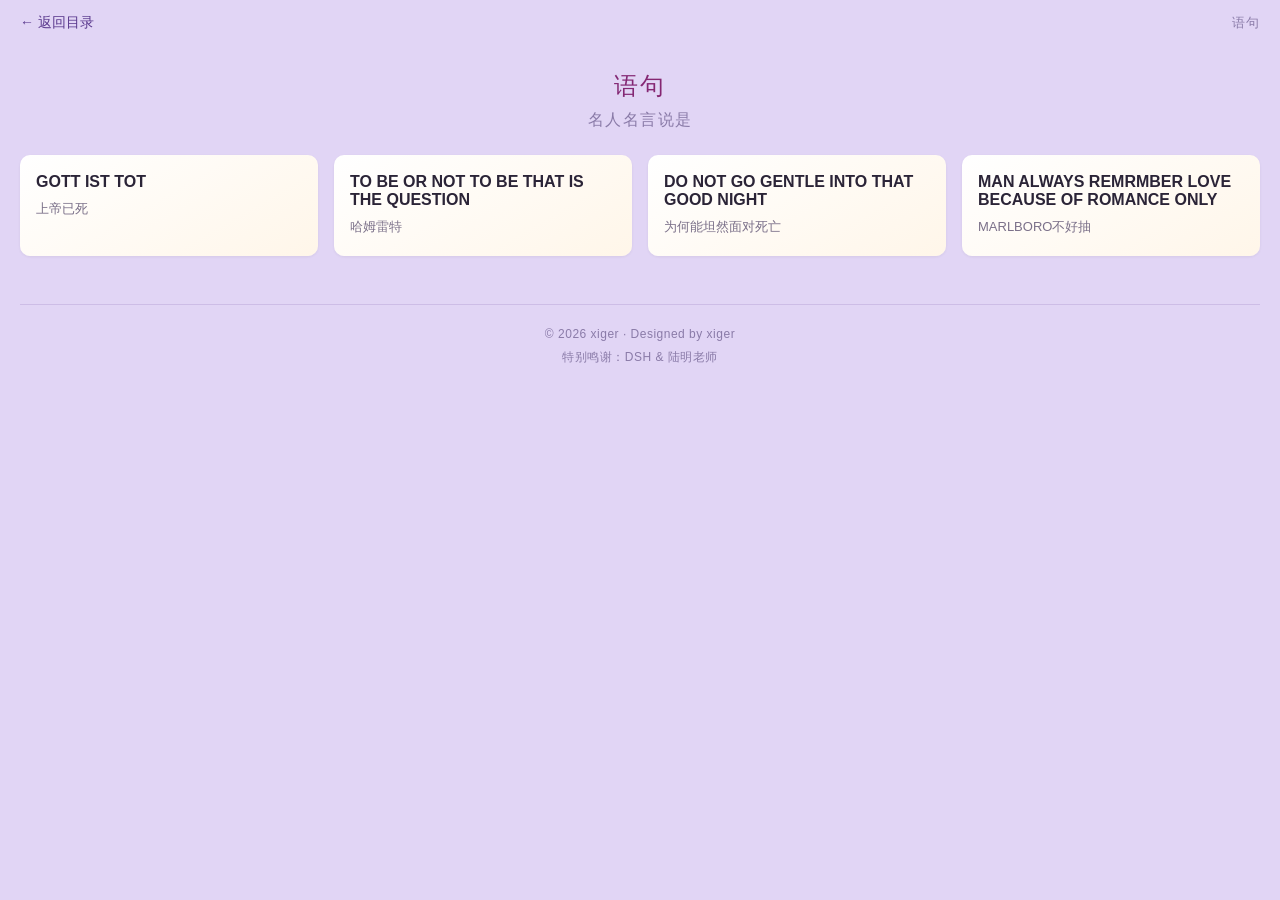
<file: two/yuju.html>
<!DOCTYPE html>
<html lang="zh-CN">
<head>
    <meta charset="UTF-8">
    <meta name="viewport" content="width=device-width, initial-scale=1.0">
    <title>语句 - xiger</title>
    <link rel="stylesheet" href="../css/base.css">
</head>
<body style="--tint: #fff6e9">
    <div class="topbar">
        <a class="back-link" href="../index.html">← 返回目录</a>
        <span class="page-tag">语句</span>
    </div>

    <header class="text-1">
        <h1 class="site-title">语句</h1>
        <p class="site-sub">名人名言说是</p>
    </header>

    <main class="cards">
        <article class="card">
            <h2 class="card-title">GOTT IST TOT</h2>
            <p class="card-desc">上帝已死</p>
        </article>
        <article class="card">
            <h2 class="card-title">TO BE OR NOT TO BE THAT IS THE QUESTION</h2>
            <p class="card-desc">哈姆雷特</p>
        </article>
        <article class="card">
            <h2 class="card-title">DO NOT GO GENTLE INTO THAT GOOD NIGHT</h2>
            <p class="card-desc">为何能坦然面对死亡</p>
        </article>
        <article class="card">
            <h2 class="card-title">MAN ALWAYS REMRMBER LOVE BECAUSE OF ROMANCE ONLY</h2>
            <p class="card-desc">MARLBORO不好抽</p>
        </article>
    </main>
    <footer class="site-footer">
        <p>© 2026 xiger · Designed by xiger</p>
        <p>特别鸣谢：DSH &amp; 陆明老师</p>
    </footer>
</body>
</html>
</file>
<file: css/base.css>
:root{
    --font-title: Georgia, "Times New Roman", "Songti SC", "SimSun", serif;
    --font-kai: "STKaiti", "Kaiti SC", "KaiTi", "楷体", "BiauKai", "AR PL UKai CN", "Noto Serif CJK SC", serif;
    --font-body: -apple-system, BlinkMacSystemFont, "PingFang SC", "Hiragino Sans GB", "Microsoft YaHei", "Helvetica Neue", Arial, sans-serif;
}

html{
    -webkit-text-size-adjust: 100%;
        -ms-text-size-adjust: 100%;
            text-size-adjust: 100%;
}

body{
    margin: 0;
    background-color: #e1d5f5;
    font-family: var(--font-body);
    -webkit-font-smoothing: antialiased;
    -moz-osx-font-smoothing: grayscale;
}

.topbar{
    display: flex;
    align-items: center;
    justify-content: space-between;
    padding: 14px 20px;
}
.back-link{
    color: #5b3a8e;
    font-size: 14px;
    text-decoration: none;
}
.back-link:hover{
    text-decoration: underline;
}
.page-tag{
    color: #8a7ba8;
    font-size: 13px;
    letter-spacing: 1px;
}

.text-1{
    margin-top: 24px;
    margin-bottom: 24px;
    text-align: center;
}
.site-title{
    margin: 0;
    font-family: var(--font-title);
    font-size: 24px;
    font-weight: 500;
    letter-spacing: 2px;

    color: #5b3a8e;
    background-image: linear-gradient(90deg, #5b3a8e, #ad1457);
    -webkit-background-clip: text;
            background-clip: text;
    -webkit-text-fill-color: transparent;
    text-rendering: optimizeLegibility;
}
.site-sub{
    margin: 8px 0 0;
    font-family: var(--font-kai);
    font-size: 16px;
    letter-spacing: 1.5px;
    color: #8a7ba8;
}

@supports not ((-webkit-background-clip: text) or (background-clip: text)){
    .site-title{
        background-image: none;
        color: #5b3a8e;
        -webkit-text-fill-color: currentColor;
    }
}

.cards{
    display: grid;
    grid-template-columns: repeat(4, minmax(0, 1fr));
    gap: 16px;
    padding: 0 20px 40px;
}
.card{
    display: flex;
    flex-direction: column;
    padding: 18px 16px;
    border-radius: 10px;
    background-image: linear-gradient(150deg, #ffffff, var(--tint, #f3edff));
    box-shadow: 0 1px 3px rgba(0, 0, 0, .06);
    transition: transform 0.2s ease, box-shadow 0.2s ease;
}
.card:hover{
    transform: translateY(-4px);
    box-shadow: 0 8px 20px rgba(0, 0, 0, .12);
}
.card-title{
    margin: 0 0 8px;
    font-size: 16px;
    color: #2b2437;
}
.card-desc{
    margin: 0;
    font-size: 13px;
    line-height: 1.6;
    color: #7b7089;
}
.card-price{
    margin: auto 0 0;
    padding-top: 9px;
    border-top: 1px solid rgba(91, 58, 142, .18);
    font-size: 13px;
    line-height: 1.6;
    font-weight: 600;
    color: #5b3a8e;
}

a.card{
    color: inherit;
    text-decoration: none;
}
a.card:hover .card-desc{
    color: #5b3a8e;
}

.card.no-link{
    cursor: pointer;
}
.card.no-link:hover .card-desc{
    color: #5b3a8e;
}

.tip{
    position: fixed;
    left: 50%;
    bottom: 36px;
    z-index: 50;
    padding: 12px 22px;
    border-radius: 10px;
    background-color: #ffffff;
    color: #5b3a8e;
    font-size: 14px;
    letter-spacing: 0.5px;
    box-shadow: 0 8px 24px rgba(0, 0, 0, .15);
    opacity: 0;
    transform: translate(-50%, 12px);
    pointer-events: none;
    transition: opacity .2s ease, transform .2s ease;
}
.tip.show{
    opacity: 1;
    transform: translate(-50%, 0);
}
.card.no-link:focus-visible{
    outline: 2px solid #5b3a8e;
    outline-offset: 3px;
}

a:focus-visible,
button:focus-visible{
    outline: 2px solid #5b3a8e;
    outline-offset: 3px;
    border-radius: 6px;
}

.site-footer{
    margin: 8px 20px 30px;
    padding-top: 18px;
    border-top: 1px solid rgba(91, 58, 142, .15);
    text-align: center;
    font-size: 12px;
    line-height: 1.9;
    letter-spacing: 0.5px;
    color: #8a7ba8;
}
.site-footer p{
    margin: 0;
}

.about-text{
    max-width: 720px;
    margin: 0 auto 18px;
    padding: 0 20px;
    font-size: 15px;
    line-height: 2;
    color: #4a3f5c;
    text-align: justify;
}
.about-text:last-of-type{
    margin-bottom: 30px;
}

@media (max-width: 620px){
    .site-title{
        font-size: clamp(16px, 5vw, 22px);
        letter-spacing: 1px;
    }
    .site-sub{
        font-size: 14px;
        letter-spacing: 1px;
    }
}
@media (max-width: 780px){
    .cards{
        grid-template-columns: repeat(2, minmax(0, 1fr));
    }
}
@media (max-width: 440px){
    .cards{
        grid-template-columns: minmax(0, 1fr);
    }
}
</file>
<file: css/CSS.CSS>
/* 首页专用：大图 + 目录菜单。公共样式在 base.css 里。 */

.bigtu{
    display: flex;
    justify-content: center;
    align-items: flex-start;
    margin-top: 40px;
}
.big-tu{
    width: 272px;
    max-width: 100%;
    height: auto;
    aspect-ratio: 272/153;

    border-radius: 12px;
    box-shadow: 0 6px 18px rgba(0, 0, 0, .12);
}

.menu1{
    display: flex;
    flex-direction: column;
    gap: 16px;
    margin-top: 20px;
    padding: 0 20px;
}
.menu-item{
    display: flex;
    align-items: baseline;
    gap: 18px;
    padding: 16px;
    border-radius: 8px;

    color: #222;
    font-size: 16px;
    text-decoration: none;

    --g1: #c6e4ff;
    --g2: #e1d5f5;
    background-image: linear-gradient(120deg, var(--g1), var(--g2), var(--g1));
    background-size: 200% 100%;
    background-position: 0% 0%;

    transition: background-position 0.55s ease,
                transform 0.2s ease,
                box-shadow 0.2s ease;

    box-shadow: 0 1px 3px rgba(0, 0, 0, .06);
}
.menu-item:hover{
    background-position: 100% 0%;
    transform: translateY(-4px);
    box-shadow: 0 8px 20px rgba(0, 0, 0, .12);
}

.m-title{
    flex: 0 0 auto;
    min-width: 104px;
    font-weight: 600;
}
.m-desc{
    flex: 1 1 auto;
    min-width: 0;
    font-size: 15px;
    line-height: 1.5;
    color: #3f3552;
}

.menu-item:nth-child(1){ --g1: #ffd6e6; --g2: #ffeaf3; }
.menu-item:nth-child(2){ --g1: #d5e4ff; --g2: #edf4ff; }
.menu-item:nth-child(3){ --g1: #e3d6ff; --g2: #f4ecff; }
.menu-item:nth-child(4){ --g1: #ffe3c0; --g2: #fff4e4; }
.menu-item:nth-child(5){ --g1: #c9efdc; --g2: #e9fcf2; }
.menu-item:nth-child(6){ --g1: #cdeaf5; --g2: #e7f8fd; }
.menu-item:nth-child(7){ --g1: #ffd8d0; --g2: #fff0ec; }
.menu-item:nth-child(8){ --g1: #fdf0c4; --g2: #fffae8; }
.menu-item:nth-child(9){ --g1: #dcefc8; --g2: #f2fae8; }
.menu-item:nth-child(10){ --g1: #e8dcf6; --g2: #f7f2fd; }

@media (max-width: 600px){
    .menu-item{
        flex-direction: column;
        align-items: flex-start;
        gap: 6px;
    }
    .m-title{
        min-width: 0;
    }
}
</file>
<file: css/cssht.css>
/* 好图页专用：图片卡片 + 点击放大。公共样式在 base.css 里。 */

.pic{
    padding: 0;
    overflow: hidden;
    border: 0;
    background-image: none;
    background-color: #ffffff;
    cursor: zoom-in;
    aspect-ratio: 1 / 1;
}
.pic img{
    display: block;
    width: 100%;
    height: 100%;
    object-fit: cover;
}

.lightbox{
    position: fixed;
    inset: 0;
    z-index: 50;
    display: flex;
    flex-direction: column;
    align-items: center;
    justify-content: center;
    gap: 16px;
    padding: 24px;
    background-color: rgba(22, 16, 30, .88);
}
.lightbox[hidden]{
    display: none;
}
.lightbox:focus{
    outline: none;
}
.lb-img{
    max-width: 92vw;
    max-height: 74vh;
    border-radius: 8px;
    box-shadow: 0 18px 48px rgba(0, 0, 0, .55);
}
.lb-bar{
    display: flex;
    align-items: center;
    gap: 12px;
}
.lb-download{
    padding: 10px 22px;
    border-radius: 999px;
    background-image: linear-gradient(120deg, #7b56b8, #ad1457);
    color: #ffffff;
    font-size: 14px;
    letter-spacing: 1px;
    text-decoration: none;
    box-shadow: 0 6px 18px rgba(0, 0, 0, .3);
}
.lb-download:hover{
    filter: brightness(1.08);
}
.lb-close{
    position: absolute;
    top: 18px;
    right: 20px;
    width: 42px;
    height: 42px;
    padding: 0;
    border: 0;
    border-radius: 50%;
    background-color: rgba(255, 255, 255, .16);
    color: #ffffff;
    font-size: 26px;
    line-height: 1;
    cursor: pointer;
}
.lb-close:hover{
    background-color: rgba(255, 255, 255, .3);
}

body.lb-open{
    overflow: hidden;
}

@media (max-width: 560px){
    .lb-img{
        max-height: 68vh;
    }
    .lb-close{
        top: 12px;
        right: 12px;
    }
}
</file>
<file: css/cssyy.css>
/* 音乐页专用：按歌手折叠。公共样式在 base.css 里。 */

.artists{
    display: flex;
    flex-direction: column;
    gap: 12px;
    max-width: 820px;
    margin: 0 auto;
    padding: 0 20px 48px;
}
.artist{
    border-radius: 10px;
    background-image: linear-gradient(150deg, #ffffff, var(--tint, #f0f6ff));
    box-shadow: 0 1px 3px rgba(0, 0, 0, .06);
    overflow: hidden;
}
.artist-head{
    width: 100%;
    display: flex;
    align-items: center;
    gap: 10px;
    padding: 16px 18px;
    border: 0;
    background: none;
    font: inherit;
    color: #2b2437;
    text-align: left;
    cursor: pointer;
}
.artist-head:hover{
    background-color: rgba(255, 255, 255, .5);
}
.artist-name{
    font-size: 16px;
    font-weight: 600;
}
.artist-count{
    margin-left: auto;
    font-size: 13px;
    color: #8a7ba8;
}
.chev{
    font-size: 12px;
    color: #8a7ba8;
    transition: transform 0.25s ease;
}
.artist.open .chev{
    transform: rotate(180deg);
}

.artist-body{
    display: grid;
    grid-template-rows: 0fr;
    transition: grid-template-rows 0.28s ease;
}
.artist.open .artist-body{
    grid-template-rows: 1fr;
}
.artist-inner{
    overflow: hidden;
}
.song-list{
    list-style: none;
    margin: 0;
    padding: 0 18px 16px;
    display: grid;
    grid-template-columns: repeat(2, minmax(0, 1fr));
    gap: 8px;
}
.song-list a{
    display: block;
    padding: 8px 10px;
    border-radius: 8px;
    background-color: #eaf2ff;
    color: #3f3552;
    font-size: 14px;
    text-decoration: none;
}
.song-list a:hover{
    background-color: #dbe8ff;
    color: #5b3a8e;
}

@media (max-width: 560px){
    .song-list{
        grid-template-columns: minmax(0, 1fr);
    }
}
</file>
